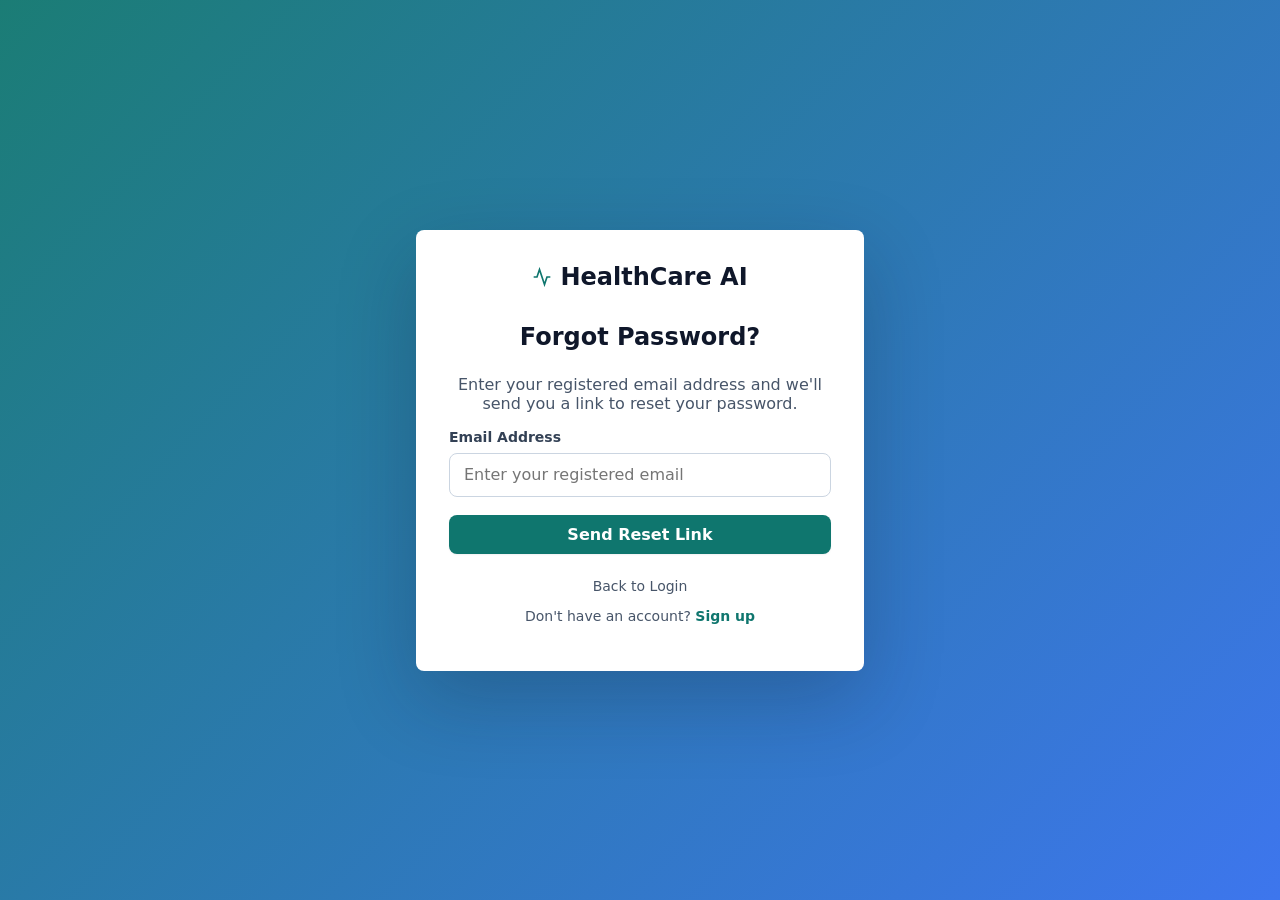
<file: forgot-password.html>
<!DOCTYPE html>
<html lang="en">
  <head>
    <meta charset="UTF-8" />
    <meta name="viewport" content="width=device-width, initial-scale=1.0" />
    <title>Forgot Password | HealthCare AI</title>
    <link rel="stylesheet" href="styles.css" />
    <link rel="stylesheet" href="forgot-password.css" />
  </head>
  <body>
    <div id="app"></div>
    <script src="common.js"></script>
    <script src="forgot-password.js"></script>
  </body>
</html>
</file>
<file: styles.css>
:root {
  --blue: #2563eb;
  --blue-dark: #1d4ed8;
  --blue-soft: #eef5ff;
  --teal: #0f766e;
  --teal-dark: #115e59;
  --teal-soft: #e6fffb;
  --cyan-soft: #ecfeff;
  --gray-50: #f7fafc;
  --gray-100: #edf2f7;
  --gray-200: #dfe7ef;
  --gray-300: #cbd5e1;
  --gray-500: #64748b;
  --gray-600: #475569;
  --gray-700: #334155;
  --gray-900: #0f172a;
  --green: #16a34a;
  --green-soft: #dcfce7;
  --amber: #d97706;
  --amber-soft: #fef3c7;
  --red: #dc2626;
  --red-soft: #fee2e2;
  --coral-soft: #fff1f2;
  --primary: var(--teal);
  --primary-dark: var(--teal-dark);
  --primary-soft: var(--teal-soft);
  --muted: var(--gray-600);
  --border: var(--gray-200);
  --surface: #ffffff;
  --surface-subtle: #fbfdff;
  --shadow-sm: 0 1px 2px rgba(15, 23, 42, 0.06);
  --shadow-md: 0 12px 30px rgba(15, 23, 42, 0.08);
}

* {
  box-sizing: border-box;
}

html,
body,
#app {
  min-height: 100%;
  margin: 0;
}

body {
  font-family: Inter, ui-sans-serif, system-ui, -apple-system, BlinkMacSystemFont, "Segoe UI", sans-serif;
  background:
    linear-gradient(180deg, #f8fbfd 0%, #eef7f6 100%);
  color: var(--gray-900);
}

button,
input,
select,
textarea {
  font: inherit;
}

button {
  cursor: pointer;
}

a {
  color: inherit;
  text-decoration: none;
}

.auth-page {
  min-height: 100vh;
  display: flex;
  align-items: center;
  justify-content: center;
  padding: 16px;
  background:
    linear-gradient(135deg, rgba(15, 118, 110, 0.95), rgba(37, 99, 235, 0.88)),
    linear-gradient(180deg, #f8fbfd, #ecfeff);
}

.auth-card {
  width: 100%;
  max-width: 448px;
  padding: 32px;
  background: #fff;
  border: 1px solid rgba(255, 255, 255, 0.72);
  border-radius: 8px;
  box-shadow: 0 28px 80px rgba(15, 23, 42, 0.24);
}

.brand {
  display: flex;
  align-items: center;
  justify-content: center;
  gap: 8px;
  margin-bottom: 32px;
}

.brand h1,
.auth-card h2,
.page-title,
.section-title {
  margin: 0;
}

.brand h1 {
  font-size: 24px;
  font-weight: 650;
}

.brand svg {
  color: var(--teal);
}

.auth-card h2 {
  margin-bottom: 24px;
  text-align: center;
  font-size: 24px;
}

.auth-card p {
  color: var(--gray-600);
}

.form {
  display: grid;
  gap: 18px;
}

.field label {
  display: block;
  margin-bottom: 8px;
  color: var(--gray-700);
  font-size: 14px;
  font-weight: 600;
}

.input,
.select,
.textarea {
  width: 100%;
  min-height: 44px;
  padding: 10px 14px;
  border: 1px solid var(--gray-300);
  border-radius: 8px;
  background: var(--surface);
  color: var(--gray-900);
  outline: none;
  transition: border-color 160ms ease, box-shadow 160ms ease, background 160ms ease;
}

.textarea {
  resize: vertical;
}

.input:focus,
.select:focus,
.textarea:focus {
  border-color: var(--teal);
  box-shadow: 0 0 0 3px rgba(15, 118, 110, 0.14);
}

.role-grid {
  display: grid;
  grid-template-columns: repeat(2, minmax(0, 1fr));
  gap: 12px;
}

.role-button {
  padding: 10px 12px;
  border: 1px solid var(--gray-200);
  border-radius: 8px;
  background: #fff;
  color: var(--gray-700);
  transition: border-color 160ms ease, background 160ms ease, color 160ms ease, box-shadow 160ms ease;
}

.role-button.active {
  border-color: var(--teal);
  background: var(--teal-soft);
  color: var(--teal);
  box-shadow: 0 0 0 3px rgba(15, 118, 110, 0.1);
}

.button {
  display: inline-flex;
  align-items: center;
  justify-content: center;
  gap: 8px;
  padding: 10px 16px;
  border: 0;
  border-radius: 8px;
  background: var(--teal);
  color: #fff;
  font-weight: 600;
  box-shadow: var(--shadow-sm);
  transition: background 160ms ease, border-color 160ms ease, box-shadow 160ms ease, transform 160ms ease;
}

.button:hover {
  background: var(--teal-dark);
  box-shadow: 0 10px 24px rgba(15, 118, 110, 0.2);
}

.button.secondary {
  border: 1px solid var(--gray-300);
  background: #fff;
  color: var(--gray-700);
}

.button.secondary:hover {
  background: var(--surface-subtle);
  box-shadow: var(--shadow-sm);
}

.button.danger {
  border: 1px solid #fecaca;
  background: #fff;
  color: var(--red);
}

.button.danger:hover {
  background: #fef2f2;
}

.button.soft {
  background: var(--teal-soft);
  color: var(--teal);
}

.button.soft:hover {
  background: #ccfbf1;
}

.button:disabled {
  cursor: not-allowed;
  background: #cbd5e1;
}

.auth-links {
  margin-top: 24px;
  text-align: center;
  color: var(--gray-600);
  font-size: 14px;
}

.auth-message {
  margin-bottom: 18px;
  padding: 12px 14px;
  border-radius: 8px;
  font-size: 14px;
}

.auth-message.error {
  border: 1px solid #fecaca;
  background: #fef2f2;
  color: #b91c1c;
}

.link {
  color: var(--teal);
  font-weight: 600;
}

.link:hover {
  text-decoration: underline;
}

.app-shell {
  display: flex;
  min-height: 100vh;
  background:
    linear-gradient(180deg, #f8fbfd 0%, #eef7f6 100%);
}

.sidebar {
  width: 256px;
  flex: 0 0 256px;
  display: flex;
  flex-direction: column;
  min-height: 100vh;
  border-right: 1px solid rgba(203, 213, 225, 0.82);
  background: rgba(255, 255, 255, 0.94);
  box-shadow: 8px 0 28px rgba(15, 23, 42, 0.04);
}

.sidebar-brand {
  padding: 24px;
  border-bottom: 1px solid var(--gray-200);
}

.sidebar-brand h1 {
  margin: 0;
  color: var(--teal);
  font-size: 20px;
  font-weight: 700;
}

.sidebar-brand p,
.user-card p {
  margin: 4px 0 0;
  color: var(--gray-500);
  font-size: 13px;
  text-transform: capitalize;
}

.sidebar-brand p {
  display: inline-flex;
  margin-top: 10px;
  padding: 4px 9px;
  border: 1px solid rgba(15, 118, 110, 0.16);
  border-radius: 999px;
  background: var(--teal-soft);
  color: var(--teal);
  font-weight: 700;
}

.nav {
  flex: 1;
  padding: 16px;
  overflow-y: auto;
}

.nav a {
  display: flex;
  align-items: center;
  gap: 12px;
  padding: 10px 16px;
  margin-bottom: 8px;
  border-radius: 8px;
  border: 1px solid transparent;
  color: var(--gray-700);
  transition: background 160ms ease, border-color 160ms ease, color 160ms ease, transform 160ms ease;
}

.nav a:hover {
  background: var(--surface-subtle);
  border-color: var(--gray-200);
  color: var(--teal);
}

.nav a.active {
  position: relative;
  background: var(--teal-soft);
  color: var(--teal);
  font-weight: 700;
}

.nav a.active::before {
  content: "";
  position: absolute;
  left: 8px;
  top: 10px;
  bottom: 10px;
  width: 3px;
  border-radius: 999px;
  background: var(--teal);
}

.sidebar-footer {
  padding: 16px;
  border-top: 1px solid var(--gray-200);
}

.user-card {
  padding: 12px;
  border: 1px solid var(--gray-200);
  border-radius: 8px;
  background: var(--surface-subtle);
}

.user-card strong {
  display: block;
  font-size: 14px;
}

.main-column {
  min-width: 0;
  flex: 1;
  display: flex;
  flex-direction: column;
}

.topbar {
  display: flex;
  align-items: center;
  justify-content: space-between;
  padding: 16px 24px;
  border-bottom: 1px solid rgba(203, 213, 225, 0.82);
  background: rgba(255, 255, 255, 0.94);
  backdrop-filter: blur(8px);
}

.topbar h2 {
  margin: 0 0 4px;
  font-size: 18px;
}

.topbar p {
  margin: 0;
  color: var(--gray-500);
  font-size: 14px;
}

.content {
  flex: 1;
  overflow-y: auto;
}

.page {
  padding: 32px;
}

.page-header {
  display: flex;
  align-items: center;
  justify-content: space-between;
  gap: 16px;
  margin-bottom: 32px;
}

.page-title {
  font-size: 30px;
  font-weight: 700;
  letter-spacing: 0;
}

.page-subtitle {
  margin: 8px 0 0;
  color: var(--gray-600);
}

.grid {
  display: grid;
  gap: 24px;
}

.grid-2 {
  grid-template-columns: repeat(2, minmax(0, 1fr));
}

.grid-3 {
  grid-template-columns: repeat(3, minmax(0, 1fr));
}

.grid-4 {
  grid-template-columns: repeat(4, minmax(0, 1fr));
}

.card {
  border: 1px solid rgba(203, 213, 225, 0.86);
  border-radius: 8px;
  background: rgba(255, 255, 255, 0.96);
  box-shadow: var(--shadow-sm);
  transition: border-color 160ms ease, box-shadow 160ms ease;
}

.card.pad {
  padding: 24px;
}

.card:hover {
  border-color: rgba(15, 118, 110, 0.2);
  box-shadow: var(--shadow-md);
}

.card-header {
  padding: 24px;
  border-bottom: 1px solid var(--gray-200);
}

.section-title {
  display: flex;
  align-items: center;
  gap: 8px;
  font-size: 20px;
  color: var(--gray-900);
}

.list-divider > * + * {
  border-top: 1px solid var(--gray-200);
}

.list-item {
  padding: 24px;
}

.list-item:hover {
  background: var(--gray-50);
}

.muted {
  color: var(--gray-600);
}

.small {
  font-size: 14px;
}

.tiny {
  font-size: 12px;
}

.badge {
  display: inline-flex;
  align-items: center;
  padding: 4px 10px;
  border-radius: 999px;
  border: 1px solid transparent;
  font-size: 12px;
  font-weight: 700;
}

.badge.square {
  border-radius: 4px;
}

.badge.blue {
  border-color: rgba(37, 99, 235, 0.16);
  background: var(--blue-soft);
  color: var(--blue);
}

.badge.green {
  border-color: rgba(22, 163, 74, 0.16);
  background: var(--green-soft);
  color: #15803d;
}

.badge.amber {
  border-color: rgba(217, 119, 6, 0.18);
  background: var(--amber-soft);
  color: #b45309;
}

.badge.red {
  border-color: rgba(220, 38, 38, 0.16);
  background: var(--red-soft);
  color: #b91c1c;
}

.icon-box {
  width: 48px;
  height: 48px;
  flex: 0 0 48px;
  display: inline-flex;
  align-items: center;
  justify-content: center;
  border-radius: 8px;
  background: var(--teal-soft);
  color: var(--teal);
}

.icon-box.green {
  background: var(--green-soft);
  color: var(--green);
}

.icon-box.amber {
  background: var(--amber-soft);
  color: var(--amber);
}

.icon-box.red {
  background: var(--red-soft);
  color: var(--red);
}

.row {
  display: flex;
  align-items: center;
  gap: 12px;
}

.row.between {
  justify-content: space-between;
}

.row.start {
  align-items: flex-start;
}

.avatar {
  width: 96px;
  height: 96px;
  display: flex;
  align-items: center;
  justify-content: center;
  border-radius: 999px;
  background: linear-gradient(135deg, var(--teal), var(--blue));
  color: #fff;
  font-size: 30px;
  font-weight: 700;
}

.info-block p {
  margin: 0;
}

.info-block .label {
  color: var(--gray-600);
  font-size: 14px;
}

.info-block .value {
  margin-top: 4px;
  font-weight: 650;
}

.soft-panel {
  padding: 16px;
  border: 1px solid rgba(203, 213, 225, 0.62);
  border-radius: 8px;
  background: var(--surface-subtle);
}

.blue-panel {
  border: 1px solid rgba(14, 165, 233, 0.22);
  background: var(--cyan-soft);
}

.amber-panel {
  border: 1px solid #fde68a;
  background: #fffbeb;
}

.gradient-panel {
  padding: 32px;
  border-radius: 8px;
  border: 1px solid rgba(255, 255, 255, 0.34);
  background:
    linear-gradient(135deg, rgba(15, 118, 110, 0.98), rgba(37, 99, 235, 0.92));
  color: #fff;
  box-shadow: 0 18px 44px rgba(15, 118, 110, 0.18);
}

.gradient-panel .muted {
  color: rgba(255, 255, 255, 0.78);
}

.progress {
  height: 12px;
  overflow: hidden;
  border-radius: 999px;
  background: rgba(255, 255, 255, 0.22);
}

.progress.gray {
  background: var(--gray-200);
}

.progress > span {
  display: block;
  height: 100%;
  border-radius: inherit;
  background: #fff;
}

.progress.gray > span {
  background: var(--teal);
}

.table-wrap {
  overflow-x: auto;
}

table {
  width: 100%;
  border-collapse: collapse;
  min-width: 860px;
}

th,
td {
  padding: 16px 24px;
  text-align: left;
  border-bottom: 1px solid var(--gray-200);
  font-size: 14px;
}

th {
  background: var(--surface-subtle);
  font-weight: 700;
}

tr:hover td {
  background: var(--surface-subtle);
}

.chart-bars {
  display: flex;
  align-items: end;
  gap: 16px;
  height: 250px;
  padding-top: 24px;
}

.bar-item {
  flex: 1;
  display: grid;
  align-content: end;
  gap: 8px;
  height: 100%;
  text-align: center;
  color: var(--gray-600);
  font-size: 12px;
}

.bar {
  min-height: 24px;
  border-radius: 8px 8px 0 0;
  background: var(--teal);
}

.donut {
  width: 190px;
  height: 190px;
  margin: 20px auto;
  border-radius: 50%;
  background: conic-gradient(#10b981 0 60%, #f59e0b 60% 90%, #ef4444 90% 100%);
  position: relative;
}

.donut::after {
  content: "";
  position: absolute;
  inset: 44px;
  border-radius: 50%;
  background: #fff;
}

.hidden {
  display: none !important;
}

.spinner {
  width: 18px;
  height: 18px;
  border: 2px solid rgba(255, 255, 255, 0.5);
  border-top-color: #fff;
  border-radius: 50%;
  animation: spin 850ms linear infinite;
}

.empty-state {
  display: grid;
  justify-items: center;
  gap: 14px;
  padding: 56px 24px;
  text-align: center;
}

.empty-state p,
.empty-state h3 {
  margin: 0;
}

.empty-state-copy {
  max-width: 520px;
}

@keyframes spin {
  to {
    transform: rotate(360deg);
  }
}

@media (max-width: 900px) {
  .app-shell {
    display: block;
  }

  .sidebar {
    width: 100%;
    min-height: auto;
    flex-basis: auto;
  }

  .nav {
    display: flex;
    gap: 8px;
    overflow-x: auto;
  }

  .nav a {
    white-space: nowrap;
  }

  .sidebar-footer {
    display: none;
  }

  .grid-2,
  .grid-3,
  .grid-4 {
    grid-template-columns: 1fr;
  }

  .page {
    padding: 20px;
  }

  .page-header,
  .topbar {
    align-items: flex-start;
    flex-direction: column;
  }

  .role-grid {
    grid-template-columns: 1fr;
  }
}
</file>
<file: forgot-password.css>
.success-icon {
  margin: 0 auto 20px;
}
</file>
